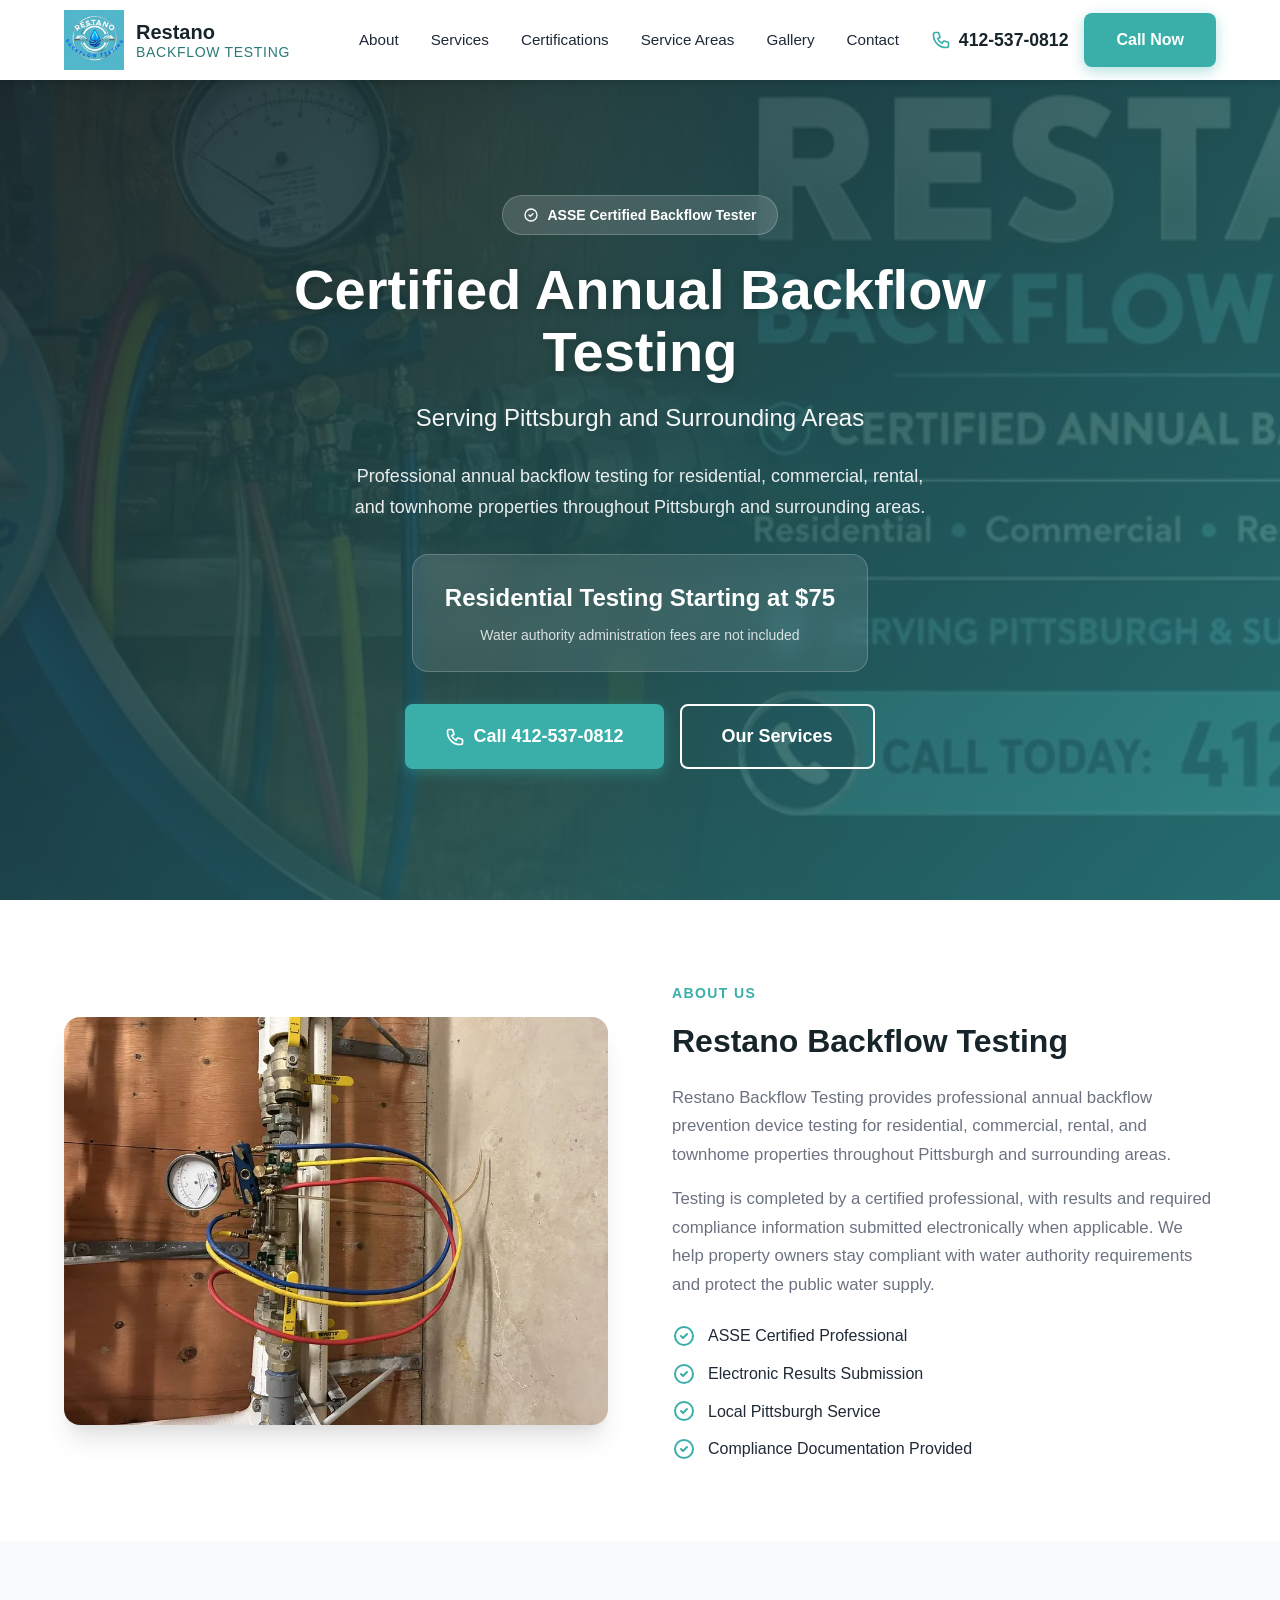
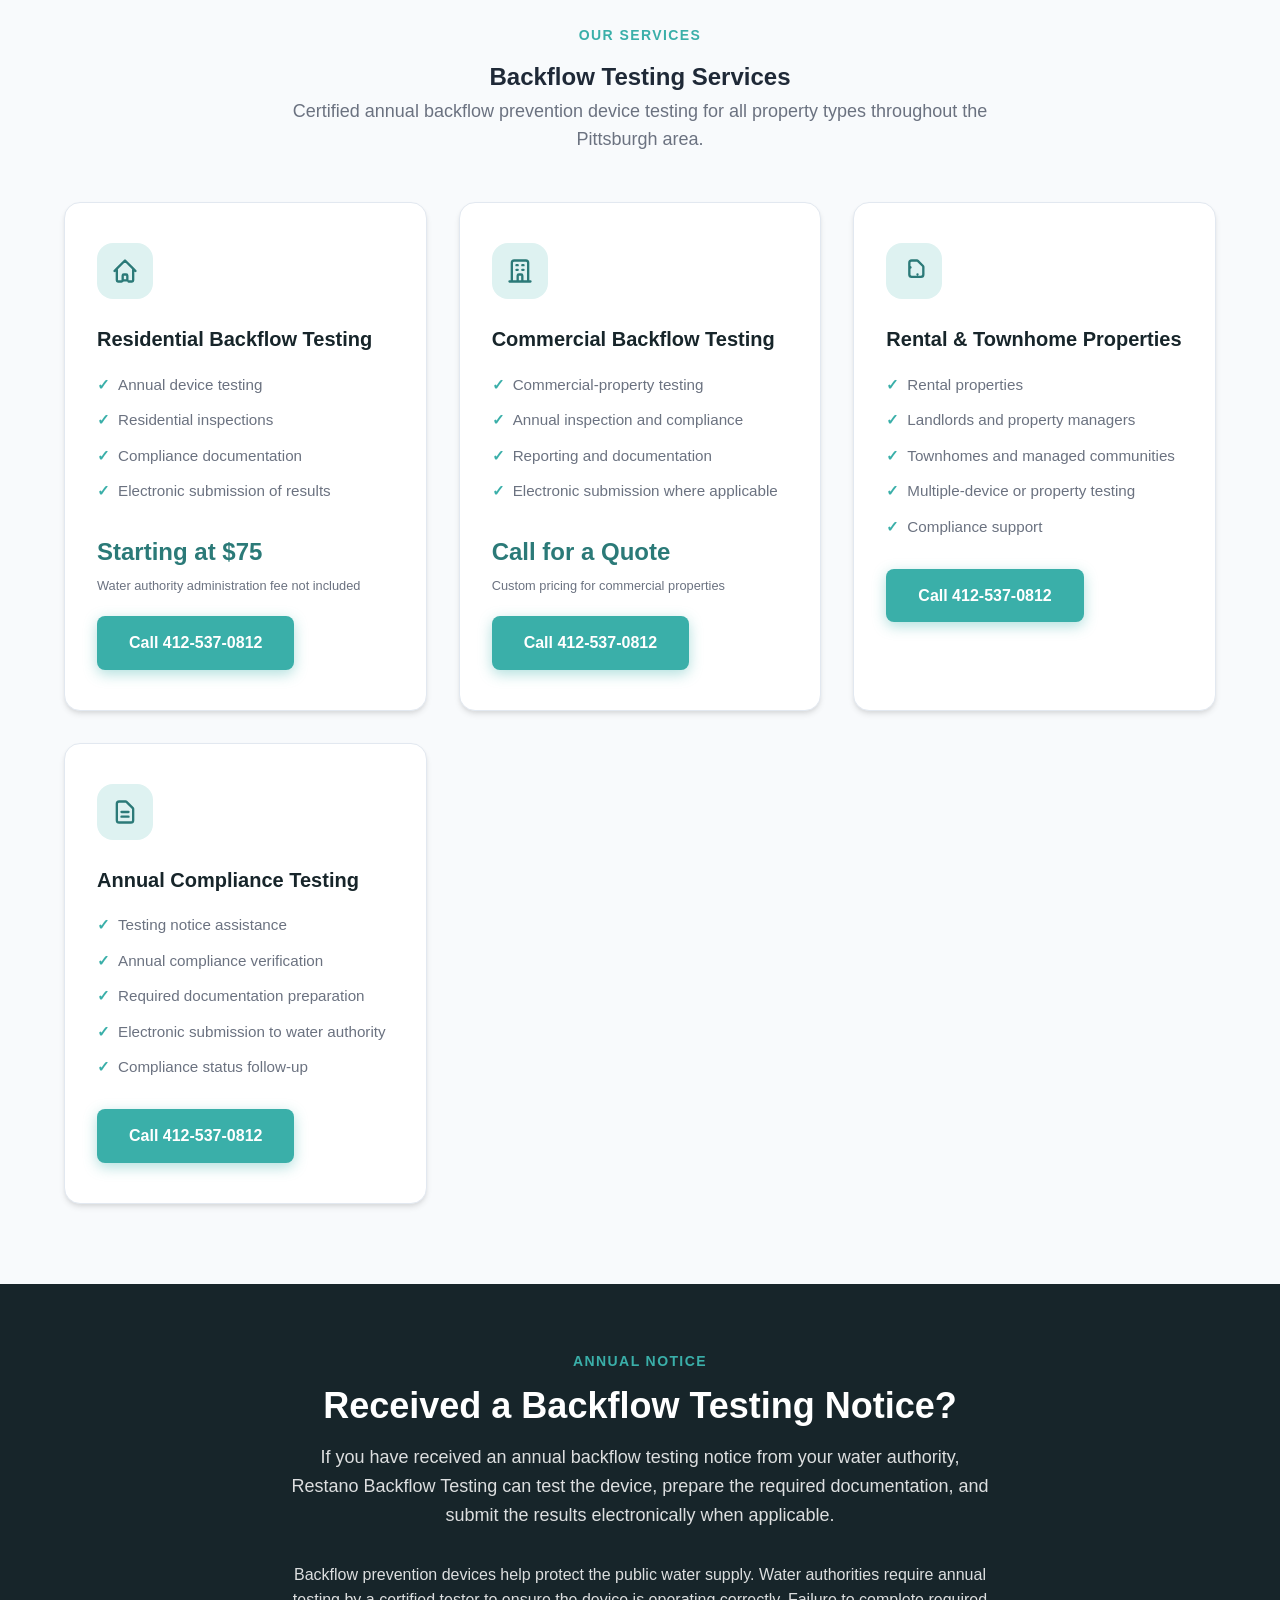
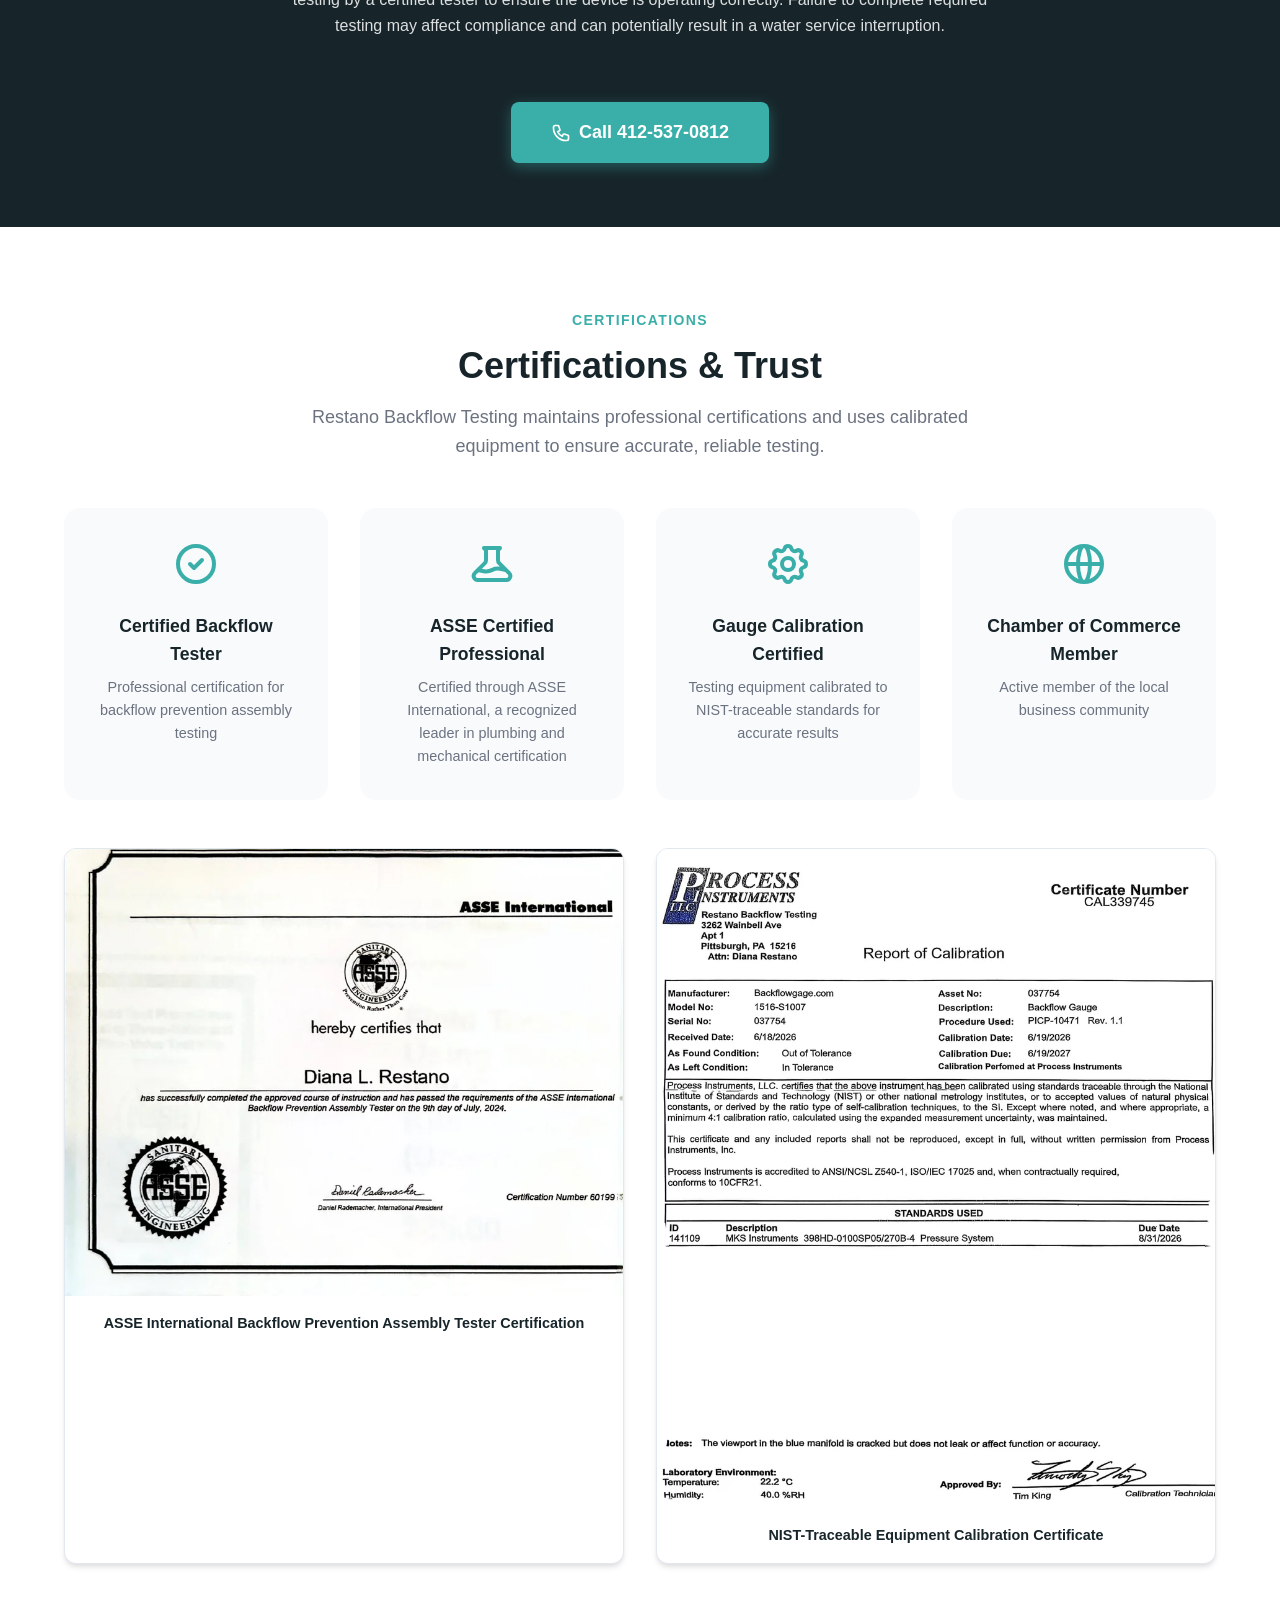
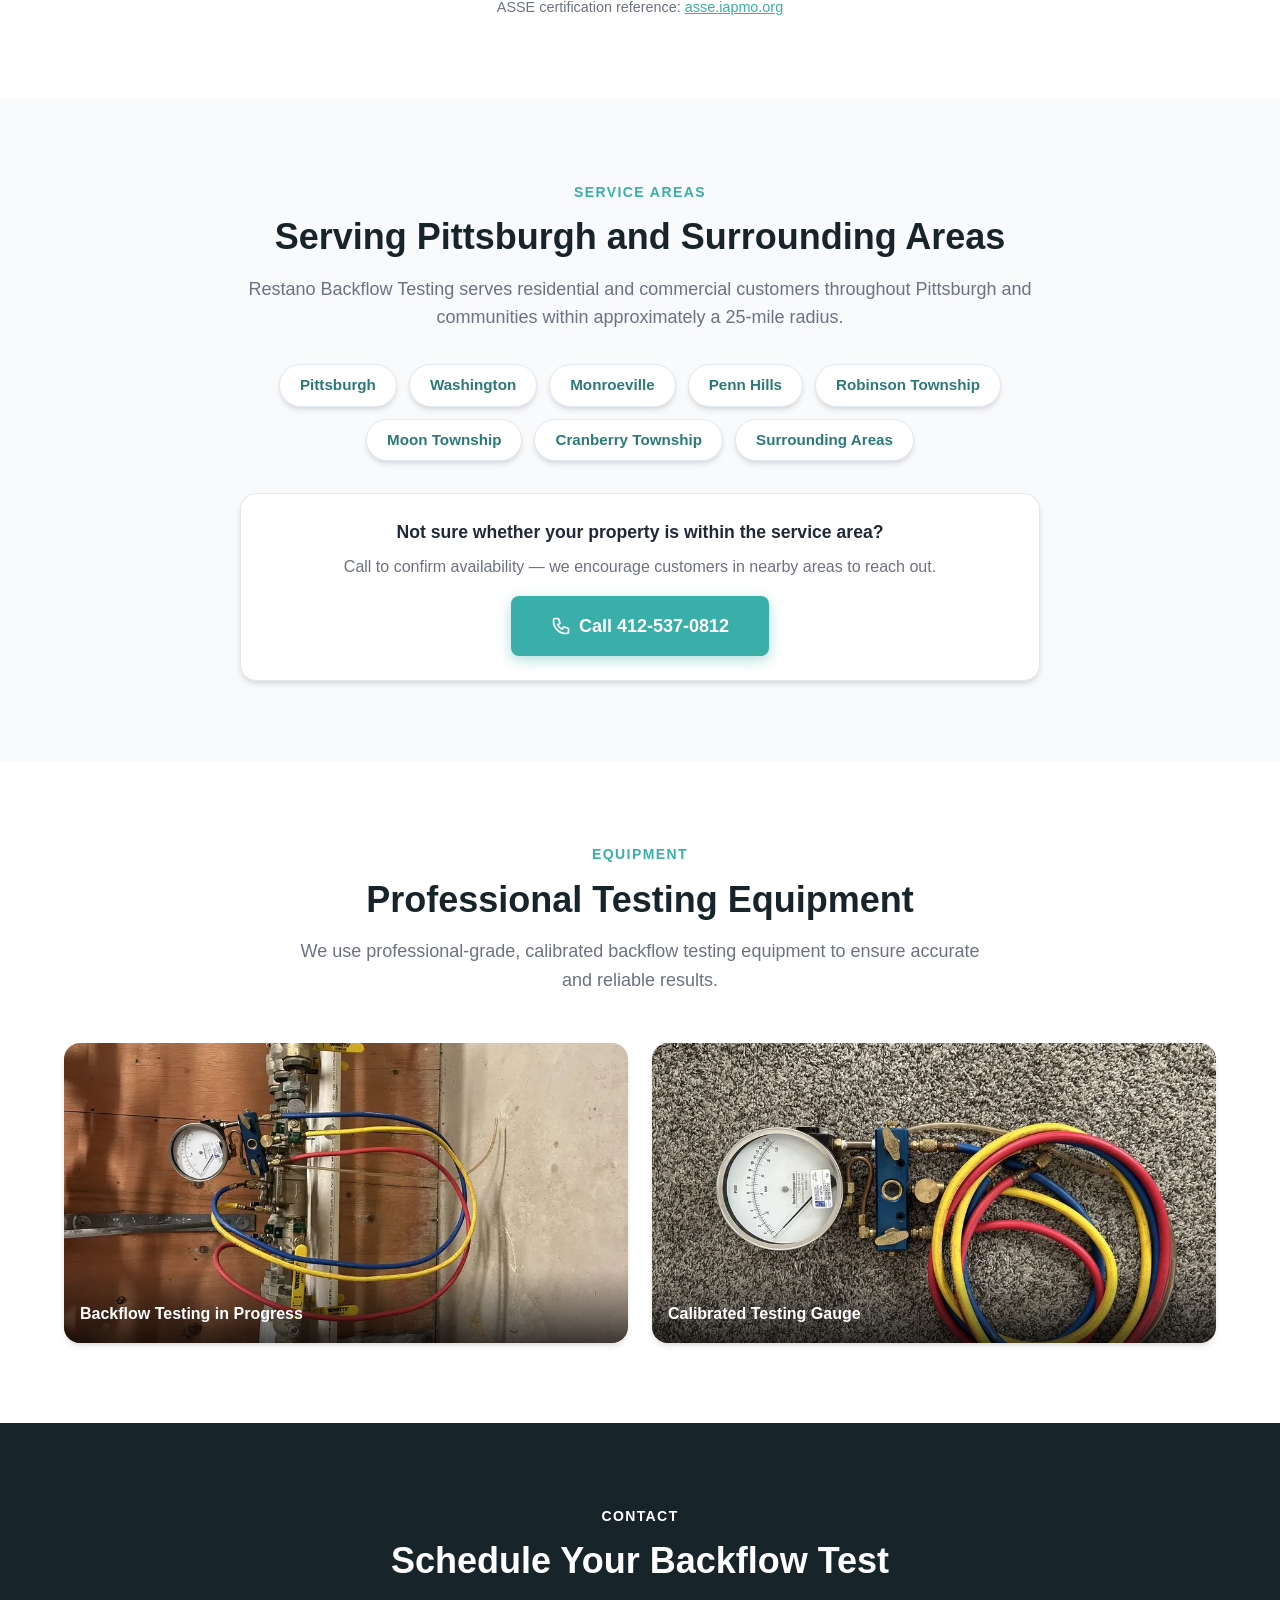
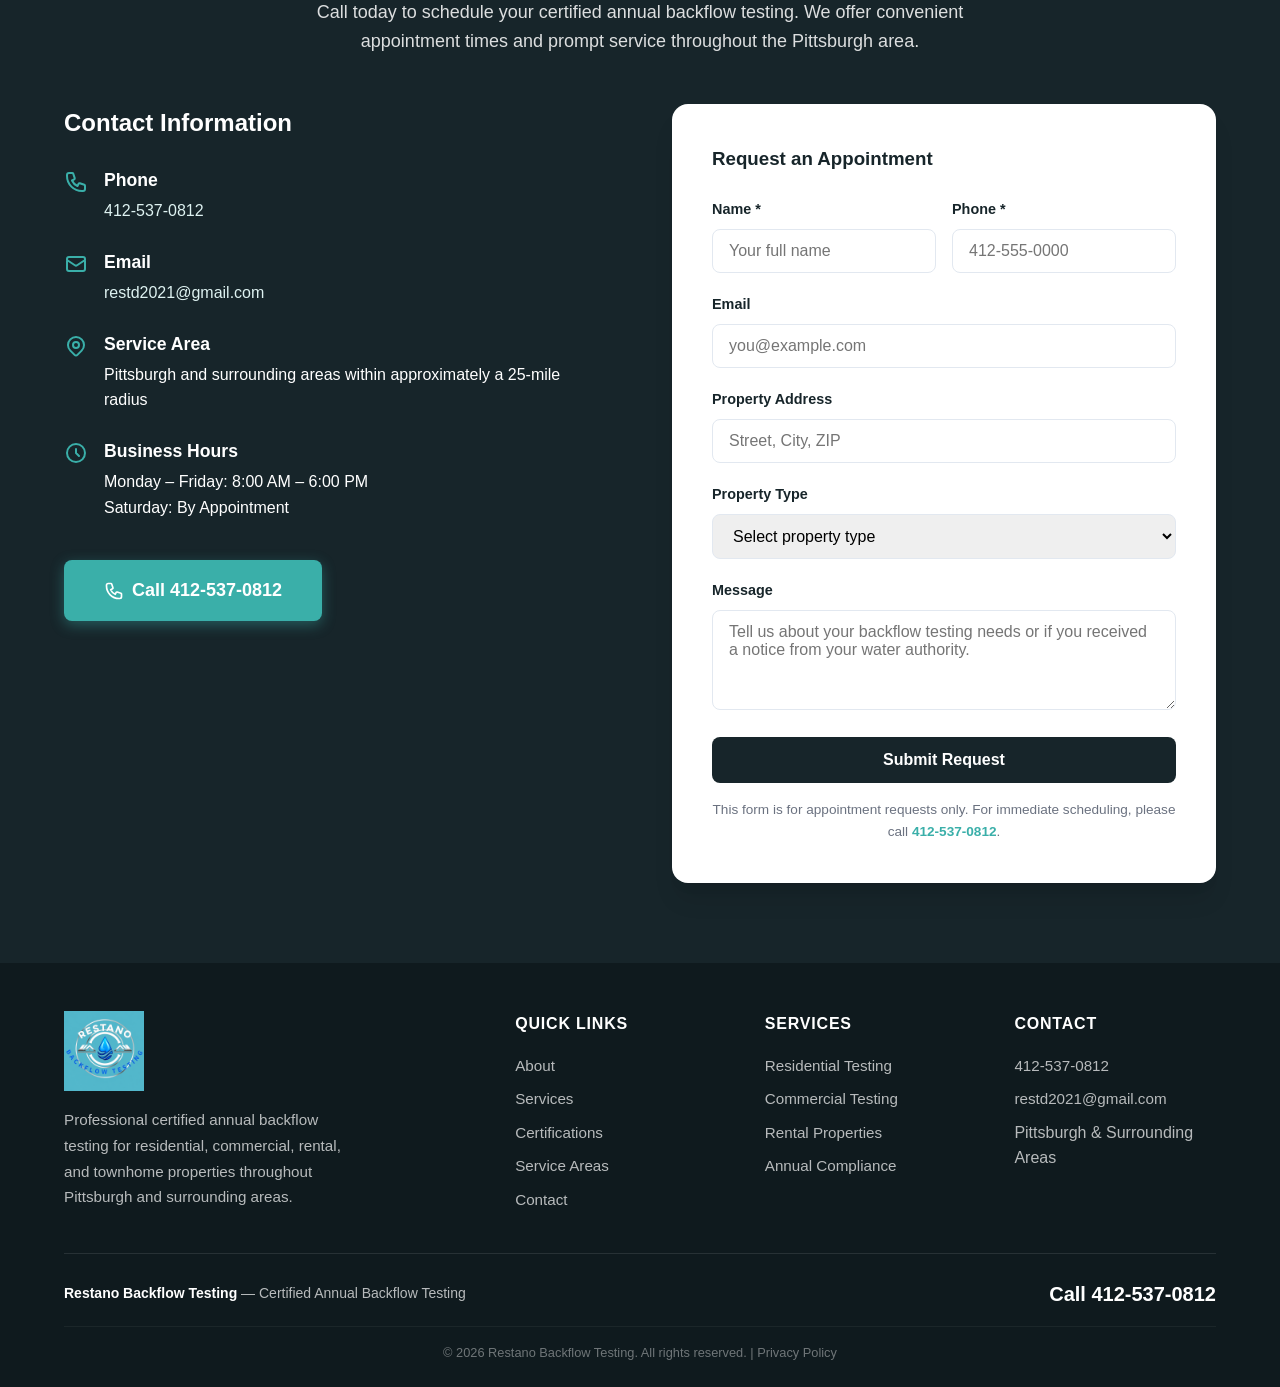
<file: index.html>
<!DOCTYPE html>

<html lang="en">
<head>
<meta charset="utf-8"/>
<meta content="width=device-width, initial-scale=1.0" name="viewport"/>
<title>Restano Backflow Testing | Certified Annual Backflow Testing in Pittsburgh</title>
<meta content="Restano Backflow Testing provides certified annual backflow prevention device testing for residential, commercial, rental and townhome properties throughout Pittsburgh and surrounding areas. Call 412-537-0812." name="description"/>
<meta content="backflow testing Pittsburgh, certified backflow tester Pittsburgh, residential backflow testing, commercial backflow testing, annual backflow testing, backflow testing Monroeville, backflow testing Penn Hills, backflow testing Robinson Township, backflow testing Moon Township, backflow testing Cranberry Township" name="keywords"/>
<meta content="Restano Backflow Testing" name="author"/>
<meta content="index, follow" name="robots"/>
<meta content="#3AAFA9" name="theme-color"/>
<!-- Canonical URL -->
<link href="https://restanobackflowtesting.com/" rel="canonical"/>
<!-- Open Graph / Facebook -->
<meta content="website" property="og:type"/>
<meta content="https://restanobackflowtesting.com/" property="og:url"/>
<meta content="Restano Backflow Testing | Certified Annual Backflow Testing in Pittsburgh" property="og:title"/>
<meta content="Professional annual backflow testing for residential, commercial, rental and townhome properties throughout Pittsburgh and surrounding areas. Call 412-537-0812." property="og:description"/>
<meta content="https://restanobackflowtesting.com/assets/hero.webp" property="og:image"/>
<meta content="Restano Backflow Testing professional equipment" property="og:image:alt"/>
<meta content="en_US" property="og:locale"/>
<!-- Twitter -->
<meta content="summary_large_image" property="twitter:card"/>
<meta content="https://restanobackflowtesting.com/" property="twitter:url"/>
<meta content="Restano Backflow Testing | Certified Annual Backflow Testing in Pittsburgh" property="twitter:title"/>
<meta content="Professional annual backflow testing for residential, commercial, rental and townhome properties throughout Pittsburgh and surrounding areas. Call 412-537-0812." property="twitter:description"/>
<meta content="https://restanobackflowtesting.com/assets/hero.webp" property="twitter:image"/>
<!-- Preconnect for performance -->
<link crossorigin="" href="https://fonts.googleapis.com" rel="preconnect"/>
<!-- Styles -->
<link href="styles.css" rel="stylesheet"/>
<!-- Favicon -->
<link href="assets/logo.png" rel="icon" type="image/png"/>
<!-- Structured Data: LocalBusiness -->
<script type="application/ld+json">
  {
    "@context": "https://schema.org",
    "@type": "LocalBusiness",
    "name": "Restano Backflow Testing",
    "image": "https://restanobackflowtesting.com/assets/logo.png",
    "url": "https://restanobackflowtesting.com",
    "telephone": "+1-412-537-0812",
    "email": "restd2021@gmail.com",
    "address": {
      "@type": "PostalAddress",
      "addressLocality": "Pittsburgh",
      "addressRegion": "PA",
      "addressCountry": "US"
    },
    "areaServed": [
      {
        "@type": "City",
        "name": "Pittsburgh"
      },
      {
        "@type": "City",
        "name": "Washington"
      },
      {
        "@type": "City",
        "name": "Monroeville"
      },
      {
        "@type": "City",
        "name": "Penn Hills"
      },
      {
        "@type": "City",
        "name": "Robinson Township"
      },
      {
        "@type": "City",
        "name": "Moon Township"
      },
      {
        "@type": "City",
        "name": "Cranberry Township"
      }
    ],
    "serviceType": [
      "Residential Backflow Testing",
      "Commercial Backflow Testing",
      "Annual Backflow Device Testing",
      "Compliance Reporting"
    ],
    "priceRange": "$$",
    "openingHours": ["Mo-Fr 08:00-18:00", "Sa 08:00-18:00"],
    "paymentAccepted": "Cash, Check, Credit Card",
    "currenciesAccepted": "USD"
  }
  </script>
</head>
<body>
<a class="skip-link" href="#main-content">Skip to main content</a>
<!-- Header -->
<header class="header">
<div class="container header-inner">
<a aria-label="Restano Backflow Testing Home" class="logo" href="./index.html">
<img alt="Restano Backflow Testing logo" height="60" loading="eager" src="assets/logo.png" width="60"/>
<div class="logo-text">
          Restano
          <span>Backflow Testing</span>
</div>
</a>
<button aria-controls="mainNav" aria-expanded="false" aria-label="Toggle navigation menu" class="mobile-menu-btn" id="menuBtn">
<svg aria-hidden="true" fill="none" stroke="currentColor" viewbox="0 0 24 24">
<path d="M4 6h16M4 12h16M4 18h16" stroke-linecap="round" stroke-linejoin="round" stroke-width="2"></path>
</svg>
</button>
<nav aria-label="Main navigation" class="header-nav" id="mainNav">
<ul class="nav-links">
<li><a href="#about">About</a></li>
<li><a href="#services">Services</a></li>
<li><a href="#certifications">Certifications</a></li>
<li><a href="#areas">Service Areas</a></li>
<li><a href="#gallery">Gallery</a></li>
<li><a href="#contact">Contact</a></li>
</ul>
<div class="header-phone">
<a aria-label="Call 412-537-0812" class="phone-display" href="tel:4125370812">
<svg aria-hidden="true" fill="none" stroke="currentColor" viewbox="0 0 24 24">
<path d="M3 5a2 2 0 012-2h3.28a1 1 0 01.948.684l1.498 4.493a1 1 0 01-.502 1.21l-2.257 1.13a11.042 11.042 0 005.516 5.516l1.13-2.257a1 1 0 011.21-.502l4.493 1.498a1 1 0 01.684.949V19a2 2 0 01-2 2h-1C9.716 21 3 14.284 3 6V5z" stroke-linecap="round" stroke-linejoin="round" stroke-width="2"></path>
</svg>
            412-537-0812
          </a>
<a class="btn btn-primary" href="tel:4125370812">Call Now</a>
</div>
</nav>
</div>
</header>
<main id="main-content">
<!-- Hero -->
<section aria-label="Hero section" class="hero">
<div class="hero-bg">
<img alt="Professional backflow testing gauge connected to a prevention device" fetchpriority="high" height="800" src="assets/hero.webp" width="1920"/>
</div>
<div class="hero-overlay"></div>
<div class="hero-content">
<div class="hero-badge">
<svg aria-hidden="true" fill="none" stroke="currentColor" viewbox="0 0 24 24">
<path d="M9 12l2 2 4-4m6 2a9 9 0 11-18 0 9 9 0 0118 0z" stroke-linecap="round" stroke-linejoin="round" stroke-width="2"></path>
</svg>
          ASSE Certified Backflow Tester
        </div>
<h1>Certified Annual Backflow Testing</h1>
<p class="hero-subtitle">Serving Pittsburgh and Surrounding Areas</p>
<p class="hero-description">Professional annual backflow testing for residential, commercial, rental, and townhome properties throughout Pittsburgh and surrounding areas.</p>
<div class="hero-price">
<strong>Residential Testing Starting at $75</strong>
<small>Water authority administration fees are not included</small>
</div>
<div class="hero-buttons">
<a aria-label="Call 412-537-0812 to schedule backflow testing" class="btn btn-primary btn-lg" href="tel:4125370812">
<svg aria-hidden="true" fill="none" height="20" stroke="currentColor" viewbox="0 0 24 24" width="20">
<path d="M3 5a2 2 0 012-2h3.28a1 1 0 01.948.684l1.498 4.493a1 1 0 01-.502 1.21l-2.257 1.13a11.042 11.042 0 005.516 5.516l1.13-2.257a1 1 0 011.21-.502l4.493 1.498a1 1 0 01.684.949V19a2 2 0 01-2 2h-1C9.716 21 3 14.284 3 6V5z" stroke-linecap="round" stroke-linejoin="round" stroke-width="2"></path>
</svg>
            Call 412-537-0812
          </a>
<a class="btn btn-outline btn-lg" href="#services">Our Services</a>
</div>
</div>
</section>
<!-- About -->
<section aria-labelledby="about-heading" class="section about" id="about">
<div class="container">
<div class="about-grid">
<div class="about-image fade-in">
<img alt="Certified backflow testing equipment connected to a Watts backflow prevention device during an annual inspection" height="675" loading="lazy" src="assets/equipment-1.webp" width="900"/>
</div>
<div class="about-content fade-in">
<span class="section-label">About Us</span>
<h2 id="about-heading">Restano Backflow Testing</h2>
<p>Restano Backflow Testing provides professional annual backflow prevention device testing for residential, commercial, rental, and townhome properties throughout Pittsburgh and surrounding areas.</p>
<p>Testing is completed by a certified professional, with results and required compliance information submitted electronically when applicable. We help property owners stay compliant with water authority requirements and protect the public water supply.</p>
<div class="about-features">
<div class="about-feature">
<svg aria-hidden="true" fill="none" stroke="currentColor" viewbox="0 0 24 24">
<path d="M9 12l2 2 4-4m6 2a9 9 0 11-18 0 9 9 0 0118 0z" stroke-linecap="round" stroke-linejoin="round" stroke-width="2"></path>
</svg>
                ASSE Certified Professional
              </div>
<div class="about-feature">
<svg aria-hidden="true" fill="none" stroke="currentColor" viewbox="0 0 24 24">
<path d="M9 12l2 2 4-4m6 2a9 9 0 11-18 0 9 9 0 0118 0z" stroke-linecap="round" stroke-linejoin="round" stroke-width="2"></path>
</svg>
                Electronic Results Submission
              </div>
<div class="about-feature">
<svg aria-hidden="true" fill="none" stroke="currentColor" viewbox="0 0 24 24">
<path d="M9 12l2 2 4-4m6 2a9 9 0 11-18 0 9 9 0 0118 0z" stroke-linecap="round" stroke-linejoin="round" stroke-width="2"></path>
</svg>
                Local Pittsburgh Service
              </div>
<div class="about-feature">
<svg aria-hidden="true" fill="none" stroke="currentColor" viewbox="0 0 24 24">
<path d="M9 12l2 2 4-4m6 2a9 9 0 11-18 0 9 9 0 0118 0z" stroke-linecap="round" stroke-linejoin="round" stroke-width="2"></path>
</svg>
                Compliance Documentation Provided
              </div>
</div>
</div>
</div>
</div>
</section>
<!-- Services -->
<section aria-labelledby="services-heading" class="section services" id="services">
<div class="container">
<div class="section-header fade-in">
<span class="section-label">Our Services</span>
<h2 id="services-heading">Backflow Testing Services</h2>
<p class="section-desc">Certified annual backflow prevention device testing for all property types throughout the Pittsburgh area.</p>
</div>
<div class="services-grid">
<article class="service-card fade-in">
<div class="service-icon">
<svg aria-hidden="true" fill="none" stroke="currentColor" viewbox="0 0 24 24">
<path d="M3 12l2-2m0 0l7-7 7 7M5 10v10a1 1 0 001 1h3m10-11l2 2m-2-2v10a1 1 0 01-1 1h-3m-6 0a1 1 0 001-1v-4a1 1 0 011-1h2a1 1 0 011 1v4m-4 0h4" stroke-linecap="round" stroke-linejoin="round" stroke-width="2"></path>
</svg>
</div>
<h3>Residential Backflow Testing</h3>
<ul>
<li>Annual device testing</li>
<li>Residential inspections</li>
<li>Compliance documentation</li>
<li>Electronic submission of results</li>
</ul>
<div class="service-price">Starting at $75</div>
<div class="service-note">Water authority administration fee not included</div>
<a class="btn btn-primary" href="tel:4125370812">Call 412-537-0812</a>
</article>
<article class="service-card fade-in">
<div class="service-icon">
<svg aria-hidden="true" fill="none" stroke="currentColor" viewbox="0 0 24 24">
<path d="M19 21V5a2 2 0 00-2-2H7a2 2 0 00-2 2v16m14 0h2m-2 0h-5m-9 0H3m2 0h5M9 7h1m-1 4h1m4-4h1m-1 4h1m-5 10v-5a1 1 0 011-1h2a1 1 0 011 1v5m-4 0h4" stroke-linecap="round" stroke-linejoin="round" stroke-width="2"></path>
</svg>
</div>
<h3>Commercial Backflow Testing</h3>
<ul>
<li>Commercial-property testing</li>
<li>Annual inspection and compliance</li>
<li>Reporting and documentation</li>
<li>Electronic submission where applicable</li>
</ul>
<div class="service-price">Call for a Quote</div>
<div class="service-note">Custom pricing for commercial properties</div>
<a class="btn btn-primary" href="tel:4125370812">Call 412-537-0812</a>
</article>
<article class="service-card fade-in">
<div class="service-icon">
<svg aria-hidden="true" fill="none" stroke="currentColor" viewbox="0 0 24 24">
<path d="M8 7v8a2 2 0 002 2h6M8 7V5a2 2 0 012-2h4.586a1 1 0 01.707.293l4.414 4.414a1 1 0 01.293.707V15a2 2 0 01-2 2h-2M9 9h.01M15 15h.01" stroke-linecap="round" stroke-linejoin="round" stroke-width="2"></path>
</svg>
</div>
<h3>Rental &amp; Townhome Properties</h3>
<ul>
<li>Rental properties</li>
<li>Landlords and property managers</li>
<li>Townhomes and managed communities</li>
<li>Multiple-device or property testing</li>
<li>Compliance support</li>
</ul>
<a class="btn btn-primary" href="tel:4125370812">Call 412-537-0812</a>
</article>
<article class="service-card fade-in">
<div class="service-icon">
<svg aria-hidden="true" fill="none" stroke="currentColor" viewbox="0 0 24 24">
<path d="M9 12h6m-6 4h6m2 5H7a2 2 0 01-2-2V5a2 2 0 012-2h5.586a1 1 0 01.707.293l5.414 5.414a1 1 0 01.293.707V19a2 2 0 01-2 2z" stroke-linecap="round" stroke-linejoin="round" stroke-width="2"></path>
</svg>
</div>
<h3>Annual Compliance Testing</h3>
<ul>
<li>Testing notice assistance</li>
<li>Annual compliance verification</li>
<li>Required documentation preparation</li>
<li>Electronic submission to water authority</li>
<li>Compliance status follow-up</li>
</ul>
<a class="btn btn-primary" href="tel:4125370812">Call 412-537-0812</a>
</article>
</div>
</div>
</section>
<!-- Notice -->
<section aria-labelledby="notice-heading" class="notice" id="notice">
<div class="container">
<div class="fade-in">
<span class="section-label">Annual Notice</span>
<h2 class="section-title" id="notice-heading">Received a Backflow Testing Notice?</h2>
<p class="section-desc">If you have received an annual backflow testing notice from your water authority, Restano Backflow Testing can test the device, prepare the required documentation, and submit the results electronically when applicable.</p>
<p class="section-desc" style="margin-top: 1rem; font-size: 1rem;">Backflow prevention devices help protect the public water supply. Water authorities require annual testing by a certified tester to ensure the device is operating correctly. Failure to complete required testing may affect compliance and can potentially result in a water service interruption.</p>
<a aria-label="Call 412-537-0812 to schedule backflow testing" class="btn btn-primary btn-lg" href="tel:4125370812" style="margin-top: 2rem;">
<svg aria-hidden="true" fill="none" height="20" stroke="currentColor" viewbox="0 0 24 24" width="20">
<path d="M3 5a2 2 0 012-2h3.28a1 1 0 01.948.684l1.498 4.493a1 1 0 01-.502 1.21l-2.257 1.13a11.042 11.042 0 005.516 5.516l1.13-2.257a1 1 0 011.21-.502l4.493 1.498a1 1 0 01.684.949V19a2 2 0 01-2 2h-1C9.716 21 3 14.284 3 6V5z" stroke-linecap="round" stroke-linejoin="round" stroke-width="2"></path>
</svg>
            Call 412-537-0812
          </a>
</div>
</div>
</section>
<!-- Certifications -->
<section aria-labelledby="certs-heading" class="section certs" id="certifications">
<div class="container">
<div class="section-header fade-in">
<span class="section-label">Certifications</span>
<h2 class="section-title" id="certs-heading">Certifications &amp; Trust</h2>
<p class="section-desc">Restano Backflow Testing maintains professional certifications and uses calibrated equipment to ensure accurate, reliable testing.</p>
</div>
<div class="certs-grid">
<div class="cert-item fade-in">
<svg aria-hidden="true" fill="none" stroke="currentColor" viewbox="0 0 24 24">
<path d="M9 12l2 2 4-4m6 2a9 9 0 11-18 0 9 9 0 0118 0z" stroke-linecap="round" stroke-linejoin="round" stroke-width="2"></path>
</svg>
<h4>Certified Backflow Tester</h4>
<p>Professional certification for backflow prevention assembly testing</p>
</div>
<div class="cert-item fade-in">
<svg aria-hidden="true" fill="none" stroke="currentColor" viewbox="0 0 24 24">
<path d="M19.428 15.428a2 2 0 00-1.022-.547l-2.387-.477a6 6 0 00-3.86.517l-.318.158a6 6 0 01-3.86.517L6.05 15.21a2 2 0 00-1.806.547M8 4h8l-1 1v5.172a2 2 0 00.586 1.414l5 5c1.26 1.26.367 3.414-1.415 3.414H4.828c-1.782 0-2.674-2.154-1.414-3.414l5-5A2 2 0 009 10.172V5L8 4z" stroke-linecap="round" stroke-linejoin="round" stroke-width="2"></path>
</svg>
<h4>ASSE Certified Professional</h4>
<p>Certified through ASSE International, a recognized leader in plumbing and mechanical certification</p>
</div>
<div class="cert-item fade-in">
<svg aria-hidden="true" fill="none" stroke="currentColor" viewbox="0 0 24 24">
<path d="M10.325 4.317c.426-1.756 2.924-1.756 3.35 0a1.724 1.724 0 002.573 1.066c1.543-.94 3.31.826 2.37 2.37a1.724 1.724 0 001.065 2.572c1.756.426 1.756 2.924 0 3.35a1.724 1.724 0 00-1.066 2.573c.94 1.543-.826 3.31-2.37 2.37a1.724 1.724 0 00-2.572 1.065c-.426 1.756-2.924 1.756-3.35 0a1.724 1.724 0 00-2.573-1.066c-1.543.94-3.31-.826-2.37-2.37a1.724 1.724 0 00-1.065-2.572c-1.756-.426-1.756-2.924 0-3.35a1.724 1.724 0 001.066-2.573c-.94-1.543.826-3.31 2.37-2.37.996.608 2.296.07 2.572-1.065z" stroke-linecap="round" stroke-linejoin="round" stroke-width="2"></path>
<path d="M15 12a3 3 0 11-6 0 3 3 0 016 0z" stroke-linecap="round" stroke-linejoin="round" stroke-width="2"></path>
</svg>
<h4>Gauge Calibration Certified</h4>
<p>Testing equipment calibrated to NIST-traceable standards for accurate results</p>
</div>
<div class="cert-item fade-in">
<svg aria-hidden="true" fill="none" stroke="currentColor" viewbox="0 0 24 24">
<path d="M21 12a9 9 0 01-9 9m9-9a9 9 0 00-9-9m9 9H3m9 9a9 9 0 01-9-9m9 9c1.657 0 3-4.03 3-9s-1.343-9-3-9m0 18c-1.657 0-3-4.03-3-9s1.343-9 3-9m-9 9a9 9 0 019-9" stroke-linecap="round" stroke-linejoin="round" stroke-width="2"></path>
</svg>
<h4>Chamber of Commerce Member</h4>
<p>Active member of the local business community</p>
</div>
</div>
<div class="cert-images">
<figure class="cert-image fade-in">
<img alt="ASSE International Backflow Prevention Assembly Tester certification certificate for Diana L. Restano, dated July 9, 2024" height="720" loading="lazy" src="assets/certificates/cert-asse.webp" width="900"/>
<figcaption class="cert-image-caption">ASSE International Backflow Prevention Assembly Tester Certification</figcaption>
</figure>
<figure class="cert-image fade-in">
<img alt="Process Instruments calibration certificate for backflow gauge, traceable to NIST standards, dated June 19, 2026" height="1062" loading="lazy" src="assets/certificates/cert-cal.webp" width="900"/>
<figcaption class="cert-image-caption">NIST-Traceable Equipment Calibration Certificate</figcaption>
</figure>
</div>
<div style="text-align: center; margin-top: 2rem;">
<p style="color: var(--text-light); font-size: 0.9rem;">ASSE certification reference: <a href="https://asse.iapmo.org" rel="noopener noreferrer" style="color: var(--primary); text-decoration: underline;" target="_blank">asse.iapmo.org</a></p>
</div>
</div>
</section>
<!-- Trusted & Affiliated -->
<section aria-labelledby="trusted-heading" class="trusted" hidden="" id="trusted">
<div class="container">
<span class="section-label">Trusted &amp; Affiliated</span>
<h2 class="section-title" id="trusted-heading" style="font-size: 1.75rem;">Proudly Affiliated With</h2>
<div class="trusted-grid">
<!-- Chamber of Commerce logo placeholder - replace src when logo is provided -->
<div class="trusted-item">
<p class="trusted-placeholder">Chamber of Commerce Member</p>
<!-- <img src="assets/chamber-logo.webp" alt="Chamber of Commerce logo"> -->
</div>
</div>
</div>
</section>
<!-- Service Areas -->
<section aria-labelledby="areas-heading" class="section areas" id="areas">
<div class="container">
<div class="areas-content fade-in">
<span class="section-label">Service Areas</span>
<h2 class="section-title" id="areas-heading">Serving Pittsburgh and Surrounding Areas</h2>
<p class="section-desc">Restano Backflow Testing serves residential and commercial customers throughout Pittsburgh and communities within approximately a 25-mile radius.</p>
<div class="areas-list">
<span class="area-tag">Pittsburgh</span>
<span class="area-tag">Washington</span>
<span class="area-tag">Monroeville</span>
<span class="area-tag">Penn Hills</span>
<span class="area-tag">Robinson Township</span>
<span class="area-tag">Moon Township</span>
<span class="area-tag">Cranberry Township</span>
<span class="area-tag">Surrounding Areas</span>
</div>
<div class="areas-cta">
<p style="font-size: 1.1rem; margin-bottom: 0.5rem;"><strong>Not sure whether your property is within the service area?</strong></p>
<p style="color: var(--text-light); margin-bottom: 1rem;">Call to confirm availability — we encourage customers in nearby areas to reach out.</p>
<a aria-label="Call 412-537-0812 to confirm service area" class="btn btn-primary btn-lg" href="tel:4125370812">
<svg aria-hidden="true" fill="none" height="20" stroke="currentColor" viewbox="0 0 24 24" width="20">
<path d="M3 5a2 2 0 012-2h3.28a1 1 0 01.948.684l1.498 4.493a1 1 0 01-.502 1.21l-2.257 1.13a11.042 11.042 0 005.516 5.516l1.13-2.257a1 1 0 011.21-.502l4.493 1.498a1 1 0 01.684.949V19a2 2 0 01-2 2h-1C9.716 21 3 14.284 3 6V5z" stroke-linecap="round" stroke-linejoin="round" stroke-width="2"></path>
</svg>
              Call 412-537-0812
            </a>
</div>
</div>
</div>
</section>
<!-- Add Diana-approved customer testimonials before the Gallery section as they are received. -->
<!-- Gallery -->
<section aria-labelledby="gallery-heading" class="section gallery" id="gallery">
<div class="container">
<div class="section-header fade-in">
<span class="section-label">Equipment</span>
<h2 class="section-title" id="gallery-heading">Professional Testing Equipment</h2>
<p class="section-desc">We use professional-grade, calibrated backflow testing equipment to ensure accurate and reliable results.</p>
</div>
<div class="gallery-grid">
<figure class="gallery-item fade-in">
<img alt="Backflow testing gauge with red, yellow, and blue hoses connected to a Watts backflow prevention device mounted on a wooden wall" height="675" loading="lazy" src="assets/equipment-1.webp" width="900"/>
<figcaption class="gallery-caption">Backflow Testing in Progress</figcaption>
</figure>
<figure class="gallery-item fade-in">
<img alt="Professional calibrated backflow testing gauge with red, yellow, and blue color-coded hoses laid on carpet" height="675" loading="lazy" src="assets/equipment-2.webp" width="900"/>
<figcaption class="gallery-caption">Calibrated Testing Gauge</figcaption>
</figure>
</div>
</div>
</section>
<!-- Payment Section (hidden until activated) -->
<section aria-label="Payment section" class="section payment-section" id="payment" style="display: none;">
<div class="container">
<div class="section-header">
<span class="section-label">Payment</span>
<h2 class="section-title">Pay Your Invoice</h2>
<p class="section-desc">Secure online payment for backflow testing services.</p>
</div>
<div style="text-align: center; max-width: 500px; margin: 0 auto;">
<p style="color: var(--text-light); margin-bottom: 1.5rem;">Pay your invoice securely online. A payment link will be provided once your service is complete.</p>
<!-- Payment provider integration placeholder -->
<button class="btn btn-primary btn-lg" disabled="">Pay Online (Coming Soon)</button>
</div>
</div>
</section>
<!-- Contact -->
<section aria-labelledby="contact-heading" class="section contact" id="contact">
<div class="container">
<div class="section-header fade-in">
<span class="section-label">Contact</span>
<h2 class="section-title" id="contact-heading">Schedule Your Backflow Test</h2>
<p class="section-desc">Call today to schedule your certified annual backflow testing. We offer convenient appointment times and prompt service throughout the Pittsburgh area.</p>
</div>
<div class="contact-grid">
<div class="contact-info fade-in">
<h3>Contact Information</h3>
<div class="contact-item">
<svg aria-hidden="true" fill="none" stroke="currentColor" viewbox="0 0 24 24">
<path d="M3 5a2 2 0 012-2h3.28a1 1 0 01.948.684l1.498 4.493a1 1 0 01-.502 1.21l-2.257 1.13a11.042 11.042 0 005.516 5.516l1.13-2.257a1 1 0 011.21-.502l4.493 1.498a1 1 0 01.684.949V19a2 2 0 01-2 2h-1C9.716 21 3 14.284 3 6V5z" stroke-linecap="round" stroke-linejoin="round" stroke-width="2"></path>
</svg>
<div>
<strong>Phone</strong>
<a href="tel:4125370812">412-537-0812</a>
</div>
</div>
<div class="contact-item">
<svg aria-hidden="true" fill="none" stroke="currentColor" viewbox="0 0 24 24">
<path d="M3 8l7.89 5.26a2 2 0 002.22 0L21 8M5 19h14a2 2 0 002-2V7a2 2 0 00-2-2H5a2 2 0 00-2 2v10a2 2 0 002 2z" stroke-linecap="round" stroke-linejoin="round" stroke-width="2"></path>
</svg>
<div>
<strong>Email</strong>
<a href="mailto:restd2021@gmail.com">restd2021@gmail.com</a>
</div>
</div>
<div class="contact-item">
<svg aria-hidden="true" fill="none" stroke="currentColor" viewbox="0 0 24 24">
<path d="M17.657 16.657L13.414 20.9a1.998 1.998 0 01-2.827 0l-4.244-4.243a8 8 0 1111.314 0z" stroke-linecap="round" stroke-linejoin="round" stroke-width="2"></path>
<path d="M15 11a3 3 0 11-6 0 3 3 0 016 0z" stroke-linecap="round" stroke-linejoin="round" stroke-width="2"></path>
</svg>
<div>
<strong>Service Area</strong>
<span>Pittsburgh and surrounding areas within approximately a 25-mile radius</span>
</div>
</div>
<div class="contact-item">
<svg aria-hidden="true" fill="none" stroke="currentColor" viewbox="0 0 24 24">
<path d="M12 8v4l3 3m6-3a9 9 0 11-18 0 9 9 0 0118 0z" stroke-linecap="round" stroke-linejoin="round" stroke-width="2"></path>
</svg>
<div>
<strong>Business Hours</strong>
<span>Monday – Friday: 8:00 AM – 6:00 PM<br/>Saturday: By Appointment</span>
</div>
</div>
<a aria-label="Call 412-537-0812 to schedule backflow testing" class="btn btn-primary btn-lg" href="tel:4125370812" style="margin-top: 1rem;">
<svg aria-hidden="true" fill="none" height="20" stroke="currentColor" viewbox="0 0 24 24" width="20">
<path d="M3 5a2 2 0 012-2h3.28a1 1 0 01.948.684l1.498 4.493a1 1 0 01-.502 1.21l-2.257 1.13a11.042 11.042 0 005.516 5.516l1.13-2.257a1 1 0 011.21-.502l4.493 1.498a1 1 0 01.684.949V19a2 2 0 01-2 2h-1C9.716 21 3 14.284 3 6V5z" stroke-linecap="round" stroke-linejoin="round" stroke-width="2"></path>
</svg>
              Call 412-537-0812
            </a>
</div>
<div class="contact-form fade-in">
<h3 style="margin-bottom: 1.5rem; color: var(--accent);">Request an Appointment</h3>
<div class="form-success" id="formSuccess" role="alert">
              Thank you! Your request has been received. We will contact you shortly. For immediate scheduling, please call 412-537-0812.
            </div>
<div class="form-error" id="formError" role="alert" style="color: #ef4444; margin-bottom: 1rem; display: none;">
              Please check your information and try again. Name and a valid phone number are required.
            </div>
<form action="#" id="appointmentForm" method="POST" novalidate="">
<div class="form-row">
<div class="form-group">
<label for="name">Name <span aria-label="required">*</span></label>
<input autocomplete="name" id="name" name="name" placeholder="Your full name" required="" type="text"/>
<span class="form-error">Please enter your name</span>
</div>
<div class="form-group">
<label for="phone">Phone <span aria-label="required">*</span></label>
<input autocomplete="tel" id="phone" name="phone" pattern="[0-9\-\s\(\)]{10,}" placeholder="412-555-0000" required="" type="tel"/>
<span class="form-error">Please enter a valid phone number</span>
</div>
</div>
<div class="form-group">
<label for="email">Email</label>
<input autocomplete="email" id="email" name="email" placeholder="you@example.com" type="email"/>
</div>
<div class="form-group">
<label for="address">Property Address</label>
<input autocomplete="street-address" id="address" name="address" placeholder="Street, City, ZIP" type="text"/>
</div>
<div class="form-group">
<label for="type">Property Type</label>
<select id="type" name="type">
<option value="">Select property type</option>
<option value="residential">Residential</option>
<option value="commercial">Commercial</option>
<option value="rental">Rental Property</option>
<option value="townhome">Townhome / HOA</option>
<option value="other">Other</option>
</select>
</div>
<div class="form-group">
<label for="message">Message</label>
<textarea id="message" name="message" placeholder="Tell us about your backflow testing needs or if you received a notice from your water authority."></textarea>
</div>
<button class="btn btn-dark" style="width: 100%;" type="submit">Submit Request</button>
<p class="form-note">This form is for appointment requests only. For immediate scheduling, please call <a href="tel:4125370812" style="color: var(--primary); font-weight: 600;">412-537-0812</a>.</p>
</form>
</div>
</div>
</div>
</section>
</main>
<!-- Footer -->
<footer class="footer">
<div class="container">
<div class="footer-grid">
<div class="footer-brand">
<img alt="Restano Backflow Testing logo" height="80" loading="lazy" src="assets/logo.png" width="80"/>
<p>Professional certified annual backflow testing for residential, commercial, rental, and townhome properties throughout Pittsburgh and surrounding areas.</p>
</div>
<div>
<h4>Quick Links</h4>
<ul class="footer-links">
<li><a href="#about">About</a></li>
<li><a href="#services">Services</a></li>
<li><a href="#certifications">Certifications</a></li>
<li><a href="#areas">Service Areas</a></li>
<li><a href="#contact">Contact</a></li>
</ul>
</div>
<div>
<h4>Services</h4>
<ul class="footer-links">
<li><a href="#services">Residential Testing</a></li>
<li><a href="#services">Commercial Testing</a></li>
<li><a href="#services">Rental Properties</a></li>
<li><a href="#services">Annual Compliance</a></li>
</ul>
</div>
<div>
<h4>Contact</h4>
<ul class="footer-links">
<li><a href="tel:4125370812">412-537-0812</a></li>
<li><a href="mailto:restd2021@gmail.com">restd2021@gmail.com</a></li>
<li>Pittsburgh &amp; Surrounding Areas</li>
</ul>
</div>
</div>
<div class="footer-bottom">
<div>
<strong style="color: white;">Restano Backflow Testing</strong> — Certified Annual Backflow Testing
        </div>
<a class="footer-phone" href="tel:4125370812">Call 412-537-0812</a>
</div>
<div style="text-align: center; margin-top: 1rem; padding-top: 1rem; border-top: 1px solid rgba(255,255,255,0.05); font-size: 0.8rem; color: rgba(255,255,255,0.4);">
        © 2026 Restano Backflow Testing. All rights reserved. | <a href="privacy.html" style="color: rgba(255,255,255,0.4);">Privacy Policy</a>
</div>
</div>
</footer>
<!-- Mobile CTA Bar -->
<div aria-label="Mobile call to action" class="mobile-cta" role="complementary">
<a aria-label="Call 412-537-0812 now" class="btn btn-primary" href="tel:4125370812" style="flex: 1;">
<svg aria-hidden="true" fill="none" height="18" stroke="currentColor" viewbox="0 0 24 24" width="18">
<path d="M3 5a2 2 0 012-2h3.28a1 1 0 01.948.684l1.498 4.493a1 1 0 01-.502 1.21l-2.257 1.13a11.042 11.042 0 005.516 5.516l1.13-2.257a1 1 0 011.21-.502l4.493 1.498a1 1 0 01.684.949V19a2 2 0 01-2 2h-1C9.716 21 3 14.284 3 6V5z" stroke-linecap="round" stroke-linejoin="round" stroke-width="2"></path>
</svg>
      Call Now
    </a>
</div>
<script defer="" src="script.js"></script>
</body>
</html>
</file>
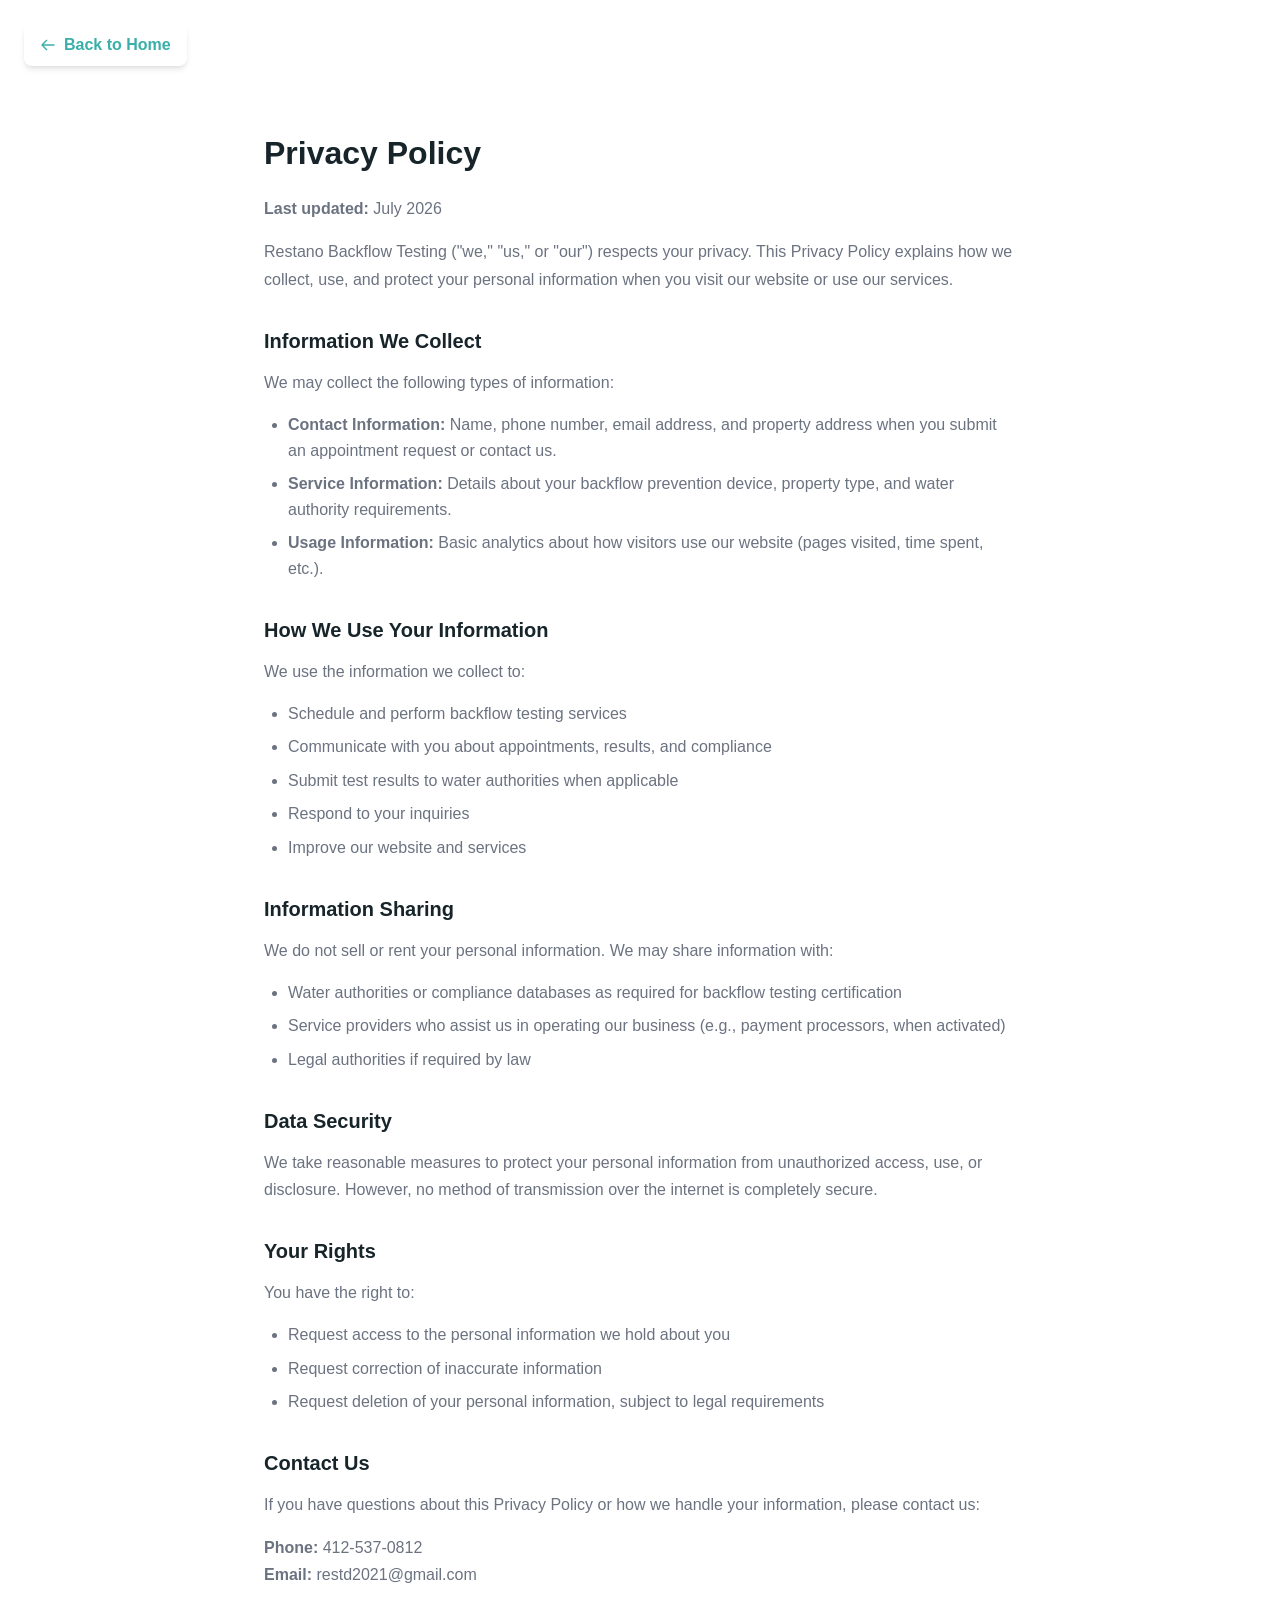
<file: privacy.html>
<!DOCTYPE html>

<html lang="en">
<head>
<meta charset="utf-8"/>
<meta content="width=device-width, initial-scale=1.0" name="viewport"/>
<title>Privacy Policy | Restano Backflow Testing</title>
<meta content="Privacy policy for Restano Backflow Testing. Learn how we handle your personal information." name="description"/>
<meta content="noindex, follow" name="robots"/>
<link href="https://restanobackflowtesting.com/privacy.html" rel="canonical"/>
<link href="styles.css" rel="stylesheet"/>
<link href="assets/logo.png" rel="icon" type="image/png"/>
<style>
    .privacy-content { max-width: 800px; margin: 0 auto; padding: 8rem 1.5rem 4rem; }
    .privacy-content h1 { font-size: 2rem; color: var(--accent); margin-bottom: 1rem; }
    .privacy-content h2 { font-size: 1.25rem; color: var(--accent); margin: 2rem 0 0.75rem; }
    .privacy-content p { color: var(--text-light); margin-bottom: 1rem; line-height: 1.7; }
    .privacy-content ul { margin-left: 1.5rem; margin-bottom: 1rem; color: var(--text-light); }
    .privacy-content li { margin-bottom: 0.5rem; }
    .back-link { display: inline-flex; align-items: center; gap: 0.5rem; color: var(--primary); font-weight: 600; margin-bottom: 2rem; }
    .back-link:hover { color: var(--primary-dark); }
  </style>
</head>
<body>
<a class="back-link" href="./index.html" style="position: fixed; top: 1.5rem; left: 1.5rem; z-index: 1001; background: white; padding: 0.5rem 1rem; border-radius: 0.5rem; box-shadow: var(--shadow);">
<svg fill="none" height="16" stroke="currentColor" viewbox="0 0 24 24" width="16"><path d="M10 19l-7-7m0 0l7-7m-7 7h18" stroke-linecap="round" stroke-linejoin="round" stroke-width="2"></path></svg>
    Back to Home
  </a>
<main class="privacy-content">
<h1>Privacy Policy</h1>
<p><strong>Last updated:</strong> July 2026</p>
<p>Restano Backflow Testing ("we," "us," or "our") respects your privacy. This Privacy Policy explains how we collect, use, and protect your personal information when you visit our website or use our services.</p>
<h2>Information We Collect</h2>
<p>We may collect the following types of information:</p>
<ul>
<li><strong>Contact Information:</strong> Name, phone number, email address, and property address when you submit an appointment request or contact us.</li>
<li><strong>Service Information:</strong> Details about your backflow prevention device, property type, and water authority requirements.</li>
<li><strong>Usage Information:</strong> Basic analytics about how visitors use our website (pages visited, time spent, etc.).</li>
</ul>
<h2>How We Use Your Information</h2>
<p>We use the information we collect to:</p>
<ul>
<li>Schedule and perform backflow testing services</li>
<li>Communicate with you about appointments, results, and compliance</li>
<li>Submit test results to water authorities when applicable</li>
<li>Respond to your inquiries</li>
<li>Improve our website and services</li>
</ul>
<h2>Information Sharing</h2>
<p>We do not sell or rent your personal information. We may share information with:</p>
<ul>
<li>Water authorities or compliance databases as required for backflow testing certification</li>
<li>Service providers who assist us in operating our business (e.g., payment processors, when activated)</li>
<li>Legal authorities if required by law</li>
</ul>
<h2>Data Security</h2>
<p>We take reasonable measures to protect your personal information from unauthorized access, use, or disclosure. However, no method of transmission over the internet is completely secure.</p>
<h2>Your Rights</h2>
<p>You have the right to:</p>
<ul>
<li>Request access to the personal information we hold about you</li>
<li>Request correction of inaccurate information</li>
<li>Request deletion of your personal information, subject to legal requirements</li>
</ul>
<h2>Contact Us</h2>
<p>If you have questions about this Privacy Policy or how we handle your information, please contact us:</p>
<p><strong>Phone:</strong> <a href="tel:4125370812">412-537-0812</a><br/>
<strong>Email:</strong> <a href="mailto:restd2021@gmail.com">restd2021@gmail.com</a></p>
</main>
</body>
</html>
</file>
<file: styles.css>
:root {
            --primary: #3AAFA9;
            --primary-dark: #2B7A78;
            --primary-light: #DEF2F1;
            --accent: #17252A;
            --text: #1f2937;
            --text-light: #6b7280;
            --white: #ffffff;
            --gray-bg: #f8fafc;
            --border: #e2e8f0;
            --shadow: 0 4px 6px -1px rgba(0, 0, 0, 0.1), 0 2px 4px -1px rgba(0, 0, 0, 0.06);
            --shadow-lg: 0 20px 25px -5px rgba(0, 0, 0, 0.1), 0 10px 10px -5px rgba(0, 0, 0, 0.04);
        }

        * {
            margin: 0;
            padding: 0;
            box-sizing: border-box;
        }

        html {
            scroll-behavior: smooth;
        }

        body {
            font-family: -apple-system, BlinkMacSystemFont, 'Segoe UI', Roboto, 'Helvetica Neue', Arial, sans-serif;
            color: var(--text);
            line-height: 1.6;
            background: var(--white);
        }

        img {
            max-width: 100%;
            height: auto;
            display: block;
        }

        a {
            text-decoration: none;
            color: inherit;
        }

        .container {
            max-width: 1200px;
            margin: 0 auto;
            padding: 0 1.5rem;
        }

        /* Buttons */
        .btn {
            display: inline-flex;
            align-items: center;
            justify-content: center;
            gap: 0.5rem;
            padding: 0.875rem 2rem;
            border-radius: 0.5rem;
            font-weight: 600;
            font-size: 1rem;
            transition: all 0.3s ease;
            cursor: pointer;
            border: none;
        }

        .btn-primary {
            background: var(--primary);
            color: var(--white);
            box-shadow: 0 4px 14px rgba(58, 175, 169, 0.4);
        }

        .btn-primary:hover {
            background: var(--primary-dark);
            transform: translateY(-2px);
            box-shadow: 0 6px 20px rgba(58, 175, 169, 0.5);
        }

        .btn-outline {
            background: transparent;
            color: var(--white);
            border: 2px solid var(--white);
        }

        .btn-outline:hover {
            background: var(--white);
            color: var(--primary-dark);
        }

        .btn-dark {
            background: var(--accent);
            color: var(--white);
        }

        .btn-dark:hover {
            background: #0f1a1e;
            transform: translateY(-2px);
        }

        .btn-lg {
            padding: 1rem 2.5rem;
            font-size: 1.125rem;
        }

        /* Header */
        .header {
            position: fixed;
            top: 0;
            left: 0;
            right: 0;
            background: var(--white);
            box-shadow: var(--shadow);
            z-index: 1000;
            transition: all 0.3s ease;
        }

        .header-inner {
            display: flex;
            align-items: center;
            justify-content: space-between;
            height: 80px;
        }

        .logo {
            display: flex;
            align-items: center;
            gap: 0.75rem;
        }

        .logo img {
            height: 60px;
            width: auto;
        }

        .logo-text {
            font-size: 1.25rem;
            font-weight: 700;
            color: var(--accent);
            line-height: 1.2;
        }

        .logo-text span {
            display: block;
            font-size: 0.875rem;
            font-weight: 500;
            color: var(--primary-dark);
            letter-spacing: 0.05em;
            text-transform: uppercase;
        }

        .header-nav {
            display: flex;
            align-items: center;
            gap: 2rem;
        }

        .nav-links {
            display: flex;
            gap: 2rem;
            list-style: none;
        }

        .nav-links a {
            font-weight: 500;
            color: var(--text);
            transition: color 0.2s;
            font-size: 0.95rem;
        }

        .nav-links a:hover {
            color: var(--primary);
        }

        .header-phone {
            display: flex;
            align-items: center;
            gap: 1rem;
        }

        .phone-display {
            display: flex;
            align-items: center;
            gap: 0.5rem;
            font-weight: 700;
            font-size: 1.1rem;
            color: var(--accent);
        }

        .phone-display svg {
            width: 20px;
            height: 20px;
            color: var(--primary);
        }

        .mobile-menu-btn {
            display: none;
            background: none;
            border: none;
            cursor: pointer;
            padding: 0.5rem;
        }

        .mobile-menu-btn svg {
            width: 28px;
            height: 28px;
            color: var(--accent);
        }

        /* Hero */
        .hero {
            position: relative;
            min-height: 100vh;
            display: flex;
            align-items: center;
            justify-content: center;
            text-align: center;
            color: var(--white);
            padding: 8rem 1.5rem 4rem;
            overflow: hidden;
        }

        .hero-bg {
            position: absolute;
            inset: 0;
            z-index: -2;
        }

        .hero-bg img {
            width: 100%;
            height: 100%;
            object-fit: cover;
        }

        .hero-overlay {
            position: absolute;
            inset: 0;
            background: linear-gradient(135deg, rgba(23, 37, 42, 0.92) 0%, rgba(43, 122, 120, 0.85) 100%);
            z-index: -1;
        }

        .hero-content {
            position: relative;
            z-index: 1;
            max-width: 800px;
            animation: fadeInUp 0.8s ease;
        }

        .hero-badge {
            display: inline-flex;
            align-items: center;
            gap: 0.5rem;
            background: rgba(255,255,255,0.15);
            backdrop-filter: blur(10px);
            padding: 0.5rem 1.25rem;
            border-radius: 2rem;
            font-size: 0.875rem;
            font-weight: 600;
            margin-bottom: 1.5rem;
            border: 1px solid rgba(255,255,255,0.2);
        }

        .hero-badge svg {
            width: 16px;
            height: 16px;
        }

        .hero h1 {
            font-size: 3.5rem;
            font-weight: 800;
            line-height: 1.1;
            margin-bottom: 1rem;
            text-shadow: 0 2px 10px rgba(0,0,0,0.2);
        }

        .hero-subtitle {
            font-size: 1.5rem;
            font-weight: 300;
            opacity: 0.95;
            margin-bottom: 1.5rem;
        }

        .hero-description {
            font-size: 1.125rem;
            opacity: 0.9;
            max-width: 600px;
            margin: 0 auto 2rem;
            line-height: 1.7;
        }

        .hero-price {
            background: rgba(255,255,255,0.1);
            backdrop-filter: blur(10px);
            border: 1px solid rgba(255,255,255,0.2);
            border-radius: 1rem;
            padding: 1.5rem 2rem;
            margin-bottom: 2rem;
            display: inline-block;
        }

        .hero-price strong {
            font-size: 1.5rem;
            display: block;
            margin-bottom: 0.25rem;
        }

        .hero-price small {
            opacity: 0.8;
            font-size: 0.875rem;
        }

        .hero-buttons {
            display: flex;
            gap: 1rem;
            justify-content: center;
            flex-wrap: wrap;
        }

        /* Section styling */
        .section {
            padding: 5rem 0;
        }

        .section-header {
            text-align: center;
            max-width: 700px;
            margin: 0 auto 3rem;
        }

        .section-label {
            display: inline-block;
            color: var(--primary);
            font-weight: 700;
            font-size: 0.875rem;
            text-transform: uppercase;
            letter-spacing: 0.1em;
            margin-bottom: 0.75rem;
        }

        .section-title {
            font-size: 2.25rem;
            font-weight: 800;
            color: var(--accent);
            margin-bottom: 1rem;
            line-height: 1.2;
        }

        .section-desc {
            color: var(--text-light);
            font-size: 1.125rem;
        }

        /* About */
        .about {
            background: var(--white);
        }

        .about-grid {
            display: grid;
            grid-template-columns: 1fr 1fr;
            gap: 4rem;
            align-items: center;
        }

        .about-image {
            border-radius: 1rem;
            overflow: hidden;
            box-shadow: var(--shadow-lg);
        }

        .about-image img {
            width: 100%;
            height: 100%;
            object-fit: cover;
        }

        .about-content h2 {
            font-size: 2rem;
            font-weight: 800;
            color: var(--accent);
            margin-bottom: 1rem;
        }

        .about-content p {
            color: var(--text-light);
            margin-bottom: 1rem;
            font-size: 1.05rem;
            line-height: 1.7;
        }

        .about-features {
            display: flex;
            flex-direction: column;
            gap: 0.75rem;
            margin-top: 1.5rem;
        }

        .about-feature {
            display: flex;
            align-items: center;
            gap: 0.75rem;
            font-weight: 500;
        }

        .about-feature svg {
            width: 24px;
            height: 24px;
            color: var(--primary);
            flex-shrink: 0;
        }

        /* Services */
        .services {
            background: var(--gray-bg);
        }

        .services-grid {
            display: grid;
            grid-template-columns: repeat(auto-fit, minmax(280px, 1fr));
            gap: 2rem;
        }

        .service-card {
            background: var(--white);
            border-radius: 1rem;
            padding: 2.5rem 2rem;
            box-shadow: var(--shadow);
            transition: all 0.3s ease;
            border: 1px solid var(--border);
            position: relative;
            overflow: hidden;
        }

        .service-card:hover {
            transform: translateY(-5px);
            box-shadow: var(--shadow-lg);
            border-color: var(--primary-light);
        }

        .service-card::before {
            content: '';
            position: absolute;
            top: 0;
            left: 0;
            right: 0;
            height: 4px;
            background: var(--primary);
            transform: scaleX(0);
            transition: transform 0.3s ease;
        }

        .service-card:hover::before {
            transform: scaleX(1);
        }

        .service-icon {
            width: 56px;
            height: 56px;
            background: var(--primary-light);
            border-radius: 1rem;
            display: flex;
            align-items: center;
            justify-content: center;
            margin-bottom: 1.5rem;
            color: var(--primary-dark);
        }

        .service-icon svg {
            width: 28px;
            height: 28px;
        }

        .service-card h3 {
            font-size: 1.25rem;
            font-weight: 700;
            color: var(--accent);
            margin-bottom: 0.75rem;
        }

        .service-card ul {
            list-style: none;
            margin-bottom: 1.5rem;
        }

        .service-card li {
            padding: 0.35rem 0;
            color: var(--text-light);
            display: flex;
            align-items: center;
            gap: 0.5rem;
            font-size: 0.95rem;
        }

        .service-card li::before {
            content: '✓';
            color: var(--primary);
            font-weight: 700;
        }

        .service-price {
            font-size: 1.5rem;
            font-weight: 800;
            color: var(--primary-dark);
            margin-bottom: 0.25rem;
        }

        .service-note {
            font-size: 0.8rem;
            color: var(--text-light);
            margin-bottom: 1.25rem;
        }

        /* Notice Section */
        .notice {
            background: var(--accent);
            color: var(--white);
            text-align: center;
            padding: 4rem 0;
        }

        .notice .section-title {
            color: var(--white);
        }

        .notice .section-desc {
            color: rgba(255,255,255,0.85);
            max-width: 700px;
            margin: 0 auto 2rem;
        }

        /* Certifications */
        .certs {
            background: var(--white);
        }

        .certs-grid {
            display: grid;
            grid-template-columns: repeat(auto-fit, minmax(250px, 1fr));
            gap: 2rem;
            margin-bottom: 3rem;
        }

        .cert-item {
            text-align: center;
            padding: 2rem;
            background: var(--gray-bg);
            border-radius: 1rem;
            transition: all 0.3s ease;
        }

        .cert-item:hover {
            transform: translateY(-3px);
            box-shadow: var(--shadow);
        }

        .cert-item svg {
            width: 48px;
            height: 48px;
            color: var(--primary);
            margin-bottom: 1rem;
        }

        .cert-item h4 {
            font-size: 1.1rem;
            font-weight: 700;
            color: var(--accent);
            margin-bottom: 0.5rem;
        }

        .cert-item p {
            font-size: 0.9rem;
            color: var(--text-light);
        }

        .cert-images {
            display: grid;
            grid-template-columns: repeat(auto-fit, minmax(300px, 1fr));
            gap: 2rem;
            margin-top: 2rem;
        }

        .cert-image {
            border-radius: 0.75rem;
            overflow: hidden;
            box-shadow: var(--shadow);
            border: 1px solid var(--border);
            background: var(--white);
        }

        .cert-image img {
            width: 100%;
            height: auto;
        }

        .cert-image-caption {
            padding: 1rem;
            text-align: center;
            font-weight: 600;
            color: var(--accent);
            font-size: 0.9rem;
        }

        /* Service Areas */
        .areas {
            background: var(--gray-bg);
        }

        .areas-content {
            text-align: center;
            max-width: 800px;
            margin: 0 auto;
        }

        .areas-list {
            display: flex;
            flex-wrap: wrap;
            justify-content: center;
            gap: 0.75rem;
            margin: 2rem 0;
        }

        .area-tag {
            background: var(--white);
            padding: 0.5rem 1.25rem;
            border-radius: 2rem;
            font-weight: 600;
            color: var(--primary-dark);
            border: 1px solid var(--border);
            box-shadow: var(--shadow);
            font-size: 0.95rem;
        }

        .areas-cta {
            margin-top: 2rem;
            padding: 1.5rem;
            background: var(--white);
            border-radius: 1rem;
            box-shadow: var(--shadow);
            border: 1px solid var(--border);
        }

        /* Gallery */
        .gallery {
            background: var(--white);
        }

        .gallery-grid {
            display: grid;
            grid-template-columns: repeat(auto-fit, minmax(300px, 1fr));
            gap: 1.5rem;
        }

        .gallery-item {
            border-radius: 1rem;
            overflow: hidden;
            box-shadow: var(--shadow);
            transition: all 0.3s ease;
            position: relative;
        }

        .gallery-item:hover {
            transform: scale(1.02);
            box-shadow: var(--shadow-lg);
        }

        .gallery-item img {
            width: 100%;
            height: 300px;
            object-fit: cover;
        }

        .gallery-caption {
            position: absolute;
            bottom: 0;
            left: 0;
            right: 0;
            background: linear-gradient(transparent, rgba(0,0,0,0.7));
            color: var(--white);
            padding: 2rem 1rem 1rem;
            font-weight: 600;
        }

        /* Contact */
        .contact {
            background: var(--accent);
            color: var(--white);
        }

        .contact .section-title, .contact .section-label {
            color: var(--white);
        }

        .contact .section-desc {
            color: rgba(255,255,255,0.85);
        }

        .contact-grid {
            display: grid;
            grid-template-columns: 1fr 1fr;
            gap: 4rem;
            align-items: start;
        }

        .contact-info h3 {
            font-size: 1.5rem;
            margin-bottom: 1.5rem;
        }

        .contact-item {
            display: flex;
            align-items: flex-start;
            gap: 1rem;
            margin-bottom: 1.5rem;
        }

        .contact-item svg {
            width: 24px;
            height: 24px;
            color: var(--primary);
            flex-shrink: 0;
            margin-top: 0.25rem;
        }

        .contact-item strong {
            display: block;
            margin-bottom: 0.25rem;
            font-size: 1.1rem;
        }

        .contact-item a {
            color: var(--primary-light);
            transition: color 0.2s;
        }

        .contact-item a:hover {
            color: var(--white);
        }

        .contact-form {
            background: var(--white);
            color: var(--text);
            padding: 2.5rem;
            border-radius: 1rem;
            box-shadow: var(--shadow-lg);
        }

        .form-group {
            margin-bottom: 1.25rem;
        }

        .form-group label {
            display: block;
            font-weight: 600;
            margin-bottom: 0.5rem;
            font-size: 0.9rem;
            color: var(--accent);
        }

        .form-group input,
        .form-group select,
        .form-group textarea {
            width: 100%;
            padding: 0.75rem 1rem;
            border: 1px solid var(--border);
            border-radius: 0.5rem;
            font-family: inherit;
            font-size: 1rem;
            transition: border-color 0.2s, box-shadow 0.2s;
        }

        .form-group input:focus,
        .form-group select:focus,
        .form-group textarea:focus {
            outline: none;
            border-color: var(--primary);
            box-shadow: 0 0 0 3px rgba(58, 175, 169, 0.1);
        }

        .form-group textarea {
            resize: vertical;
            min-height: 100px;
        }

        .form-row {
            display: grid;
            grid-template-columns: 1fr 1fr;
            gap: 1rem;
        }

        .form-note {
            font-size: 0.85rem;
            color: var(--text-light);
            margin-top: 1rem;
            text-align: center;
        }

        /* Footer */
        .footer {
            background: #0f1a1e;
            color: rgba(255,255,255,0.7);
            padding: 3rem 0 1.5rem;
        }

        .footer-grid {
            display: grid;
            grid-template-columns: 2fr 1fr 1fr 1fr;
            gap: 3rem;
            margin-bottom: 2rem;
        }

        .footer-brand img {
            height: 80px;
            margin-bottom: 1rem;
        }

        .footer-brand p {
            max-width: 300px;
            line-height: 1.7;
            font-size: 0.95rem;
        }

        .footer h4 {
            color: var(--white);
            font-size: 1rem;
            margin-bottom: 1rem;
            text-transform: uppercase;
            letter-spacing: 0.05em;
        }

        .footer-links {
            list-style: none;
        }

        .footer-links li {
            margin-bottom: 0.5rem;
        }

        .footer-links a {
            transition: color 0.2s;
            font-size: 0.95rem;
        }

        .footer-links a:hover {
            color: var(--primary);
        }

        .footer-bottom {
            border-top: 1px solid rgba(255,255,255,0.1);
            padding-top: 1.5rem;
            display: flex;
            justify-content: space-between;
            align-items: center;
            flex-wrap: wrap;
            gap: 1rem;
            font-size: 0.875rem;
        }

        .footer-phone {
            font-size: 1.25rem;
            font-weight: 700;
            color: var(--white);
        }

        /* Mobile CTA Bar */
        .mobile-cta {
            display: none;
            position: fixed;
            bottom: 0;
            left: 0;
            right: 0;
            background: var(--white);
            box-shadow: 0 -4px 20px rgba(0,0,0,0.1);
            padding: 0.75rem 1.5rem;
            z-index: 999;
            justify-content: center;
            gap: 1rem;
            border-top: 1px solid var(--border);
        }

        /* Animations */
        @keyframes fadeInUp {
            from {
                opacity: 0;
                transform: translateY(30px);
            }
            to {
                opacity: 1;
                transform: translateY(0);
            }
        }

        .fade-in {
            opacity: 0;
            transform: translateY(30px);
            transition: opacity 0.6s ease, transform 0.6s ease;
        }

        .fade-in.visible {
            opacity: 1;
            transform: translateY(0);
        }

        /* Responsive */
        @media (max-width: 1024px) {
            .hero h1 {
                font-size: 2.75rem;
            }
        }

        @media (max-width: 768px) {
            .header-nav {
                position: fixed;
                top: 80px;
                left: 0;
                right: 0;
                background: var(--white);
                flex-direction: column;
                padding: 2rem;
                box-shadow: var(--shadow-lg);
                transform: translateY(-150%);
                transition: transform 0.3s ease;
                gap: 1.5rem;
            }

            .header-nav.active {
                transform: translateY(0);
            }

            .nav-links {
                flex-direction: column;
                align-items: center;
                gap: 1.25rem;
            }

            .header-phone {
                flex-direction: column;
                gap: 1rem;
            }

            .mobile-menu-btn {
                display: block;
            }

            .hero {
                min-height: auto;
                padding: 7rem 1rem 4rem;
            }

            .hero h1 {
                font-size: 2.25rem;
            }

            .hero-subtitle {
                font-size: 1.125rem;
            }

            .about-grid,
            .contact-grid {
                grid-template-columns: 1fr;
                gap: 2rem;
            }

            .footer-grid {
                grid-template-columns: 1fr 1fr;
                gap: 2rem;
            }

            .mobile-cta {
                display: flex;
            }

            .form-row {
                grid-template-columns: 1fr;
            }

            body {
                padding-bottom: 70px;
            }
        }

        @media (max-width: 480px) {
            .hero h1 {
                font-size: 1.875rem;
            }

            .section-title {
                font-size: 1.75rem;
            }

            .footer-grid {
                grid-template-columns: 1fr;
            }

            .hero-buttons {
                flex-direction: column;
                align-items: center;
            }

            .btn {
                width: 100%;
            }
        }

/* ============================================
   FUNCTIONALITY & ACCESSIBILITY ENHANCEMENTS
   These additions preserve the reference design.
   ============================================ */

/* Keyboard-accessible skip link */
.skip-link {
    position: fixed;
    top: -4rem;
    left: 1rem;
    z-index: 10000;
    background: var(--accent);
    color: var(--white);
    padding: 0.65rem 1rem;
    border-radius: 0.5rem;
    box-shadow: var(--shadow);
    transition: top 0.2s ease;
}

.skip-link:focus {
    top: 1rem;
}

a:focus-visible,
button:focus-visible,
input:focus-visible,
select:focus-visible,
textarea:focus-visible {
    outline: 3px solid rgba(58, 175, 169, 0.45);
    outline-offset: 3px;
}

/* Current section feedback used by the improved JavaScript */
.nav-links a.active {
    color: var(--primary);
}

/* Accessible form feedback */
.form-error {
    color: #b91c1c;
    font-size: 0.85rem;
    margin-top: 0.25rem;
    display: none;
}

.form-group input:invalid:not(:placeholder-shown) + .form-error,
.form-group textarea:invalid:not(:placeholder-shown) + .form-error {
    display: block;
}

.contact-form > .form-error.visible {
    display: block !important;
}

.form-success {
    display: none;
    background: var(--primary-light);
    color: var(--primary-dark);
    border: 1px solid rgba(43, 122, 120, 0.25);
    padding: 1rem;
    border-radius: 0.5rem;
    margin-bottom: 1rem;
    font-weight: 600;
}

.form-success.visible {
    display: block;
}

/* Future sections stay available in the code without changing the approved look. */
.trusted,
.payment-section {
    display: none !important;
}

button:disabled {
    cursor: not-allowed;
    opacity: 0.65;
}

@media (prefers-reduced-motion: reduce) {
    html {
        scroll-behavior: auto;
    }

    *, *::before, *::after {
        animation-duration: 0.01ms !important;
        animation-iteration-count: 1 !important;
        transition-duration: 0.01ms !important;
        scroll-behavior: auto !important;
    }

    .fade-in {
        opacity: 1;
        transform: none;
    }
}
</file>
